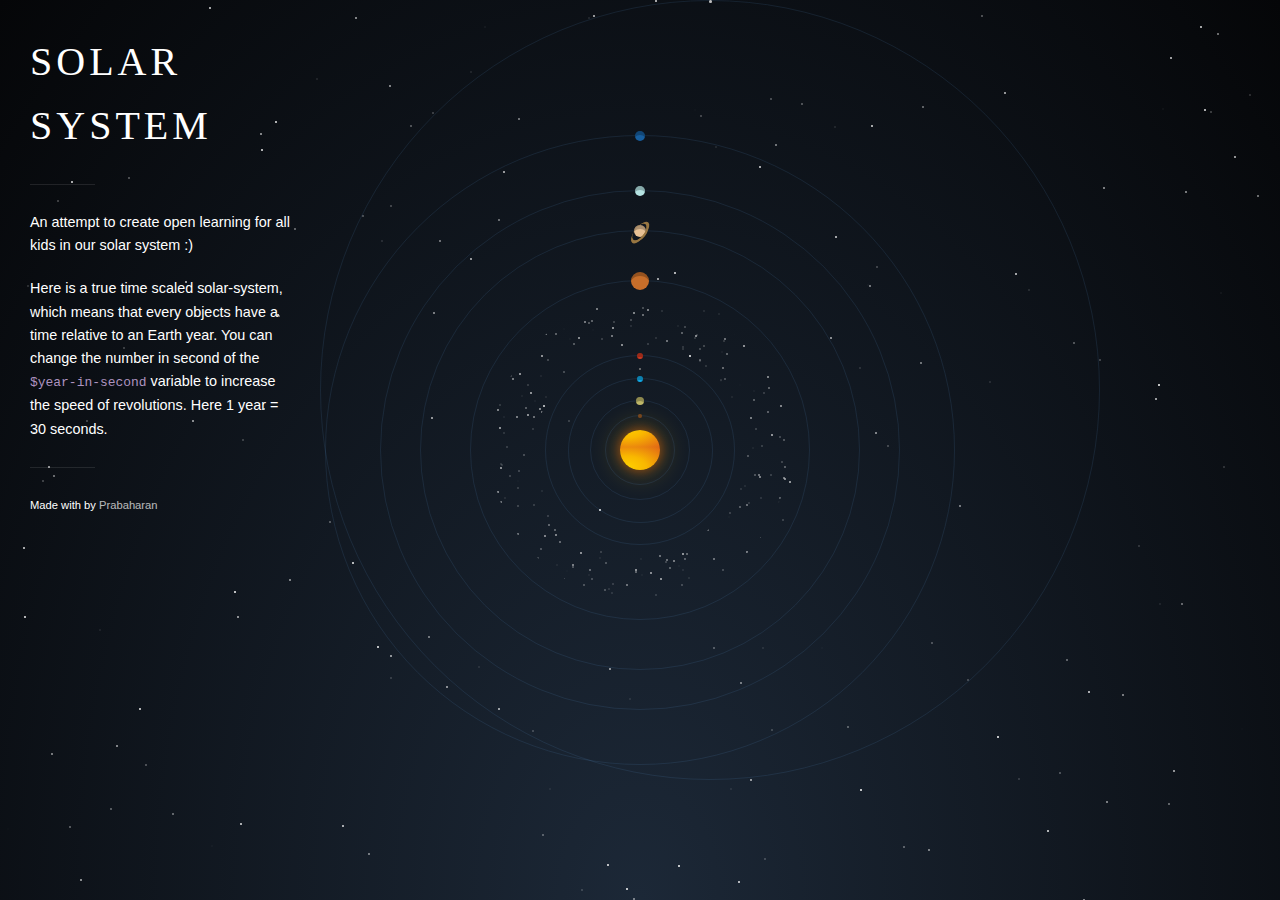
<file: science/2d-solar-system/page.html>
<!--
MIT License

Copyright (c) 2022 Prabaharan Jayabalan

Permission is hereby granted, free of charge, to any person obtaining a copy
of this software and associated documentation files (the "Software"), to deal
in the Software without restriction, including without limitation the rights
to use, copy, modify, merge, publish, distribute, sublicense, and/or sell
copies of the Software, and to permit persons to whom the Software is
furnished to do so, subject to the following conditions:

The above copyright notice and this permission notice shall be included in all
copies or substantial portions of the Software.

THE SOFTWARE IS PROVIDED "AS IS", WITHOUT WARRANTY OF ANY KIND, EXPRESS OR
IMPLIED, INCLUDING BUT NOT LIMITED TO THE WARRANTIES OF MERCHANTABILITY,
FITNESS FOR A PARTICULAR PURPOSE AND NONINFRINGEMENT. IN NO EVENT SHALL THE
AUTHORS OR COPYRIGHT HOLDERS BE LIABLE FOR ANY CLAIM, DAMAGES OR OTHER
LIABILITY, WHETHER IN AN ACTION OF CONTRACT, TORT OR OTHERWISE, ARISING FROM,
OUT OF OR IN CONNECTION WITH THE SOFTWARE OR THE USE OR OTHER DEALINGS IN THE
SOFTWARE.
-->
<!DOCTYPE html>
<!--[if lte IE 9]>
<html class="ie" lang="en">
<![endif]-->
<!--[if gt IE 9]><!-->
<html lang="en">
<!--<![endif]-->
<head>
<meta charset="UTF-8">
<title>Solar System animation</title>
<link rel="stylesheet" media="all" href="solar-system.css" />
</head>
<body>
<div class='description'>
  <h1>Solar System</h1>
  <hr>
  <p>
    An attempt to create open learning for all kids in our solar system :)
  </p>
  <p>
    Here is a true time scaled solar-system, which means that every objects have a time relative to an Earth year.
    You can change the number in second of the
    <br>
    <code>$year-in-second</code>
    variable to increase the speed of revolutions. Here 1 year = 30 seconds.
  </p>
  <p class='hide'>
    Note the css tricks for the Saturn rings (box-shadow) and reverse animation to compensate the orbit.
  </p>
  <hr>
  <p class='author'>
    Made with
    <i class='fa fa-heart'></i>
    by <a href="https://github.com/prabhupj" target="_blank">Prabaharan</a>
  </p>
</div>
<div class='solar-syst'>
  <div class='sun'></div>
  <div class='mercury'></div>
  <div class='venus'></div>
  <div class='earth'></div>
  <div class='mars'></div>
  <div class='jupiter'></div>
  <div class='saturn'></div>
  <div class='uranus'></div>
  <div class='neptune'></div>
  <div class='pluto'></div>
  <div class='asteroids-belt'></div>
</div>
</body>
</html>
</file>
<file: science/2d-solar-system/solar-system.css>
/*
MIT License

Copyright (c) 2022 Prabaharan Jayabalan

Permission is hereby granted, free of charge, to any person obtaining a copy
of this software and associated documentation files (the "Software"), to deal
in the Software without restriction, including without limitation the rights
to use, copy, modify, merge, publish, distribute, sublicense, and/or sell
copies of the Software, and to permit persons to whom the Software is
furnished to do so, subject to the following conditions:

The above copyright notice and this permission notice shall be included in all
copies or substantial portions of the Software.

THE SOFTWARE IS PROVIDED "AS IS", WITHOUT WARRANTY OF ANY KIND, EXPRESS OR
IMPLIED, INCLUDING BUT NOT LIMITED TO THE WARRANTIES OF MERCHANTABILITY,
FITNESS FOR A PARTICULAR PURPOSE AND NONINFRINGEMENT. IN NO EVENT SHALL THE
AUTHORS OR COPYRIGHT HOLDERS BE LIABLE FOR ANY CLAIM, DAMAGES OR OTHER
LIABILITY, WHETHER IN AN ACTION OF CONTRACT, TORT OR OTHERWISE, ARISING FROM,
OUT OF OR IN CONNECTION WITH THE SOFTWARE OR THE USE OR OTHER DEALINGS IN THE
SOFTWARE.

*/

/*
  Prabhu Jay - @prabhupj

  Solar System orbit animation true time scaled

  Revolution of planets in earth days (from Wikipedia)
  Mercury : ~87,5 days
  Venus : ~224,7 days
  Earth : ~365,2563 days
    + Moon : ~27,3216 days (around earth)
  Mars : ~687 days (~1,8 year)
  Jupiter : ~4 331 days (~12 years)
  Saturn : ~10 747 days (~30 years)
  Uranus : ~30 589 days (~84 years)
  Neptune : ~59 802 days (~165 years)
  Pluto : ~90 580 days (~248 years)
*/
*, *:before, *:after {
  padding: 0;
  margin: 0;
  box-sizing: border-box;
}

html, body {
  height: 100%;
  width: 100%;
}

body {
  font: normal 1em/1.45em "Helvetica Neue", Helvetica, Arial, sans-serif;
  -webkit-font-smoothing: antialiased;
  /*color: #fff;
  background: radial-gradient(ellipse at bottom, #1C2837 0%, #050608 100%);*/
  color: #fff;
  background: radial-gradient(ellipse at bottom, #1C2837 0%, #050608 100%);
  background-attachment: fixed;
}

h1 {
  font-weight: 300;
  font-size: 2.5em;
  text-transform: uppercase;
  font-family: Lato;
  line-height: 1.6em;
  letter-spacing: 0.1em;
}

a, a:visited {
  text-decoration: none;
  color: white;
  opacity: 0.7;
}
a:hover, a:visited:hover {
  opacity: 1;
}
a.icon, a:visited.icon {
  margin-right: 2px;
  padding: 3px;
}

.description {
  padding: 30px;
  position: absolute;
  top: 0;
  left: 0;
  width: 25%;
  z-index: 999;
}
.description p {
  font-size: 0.9em;
}
.description p + p {
  margin-top: 20px;
}
.description p.author {
  font-size: 0.7em;
}
.description p.author .fa-heart {
  color: #860014;
}

hr {
  margin: 26px 0;
  border: 0;
  border-top: 1px solid white;
  background: transparent;
  width: 25%;
  opacity: 0.1;
}

code {
  color: #ae94c0;
  font-family: Menlo, Monaco, Consolas, "Courier New", monospace;
  font-size: 0.9em;
}

.solar-syst {
  margin: 0 auto;
  width: 100%;
  height: 100%;
  position: relative;
}
.solar-syst:after {
  content: "";
  position: absolute;
  height: 2px;
  width: 2px;
  top: -2px;
  background: white;
  box-shadow: 275px 123px 0 0px rgba(255, 255, 255, 0.911) , 1499px 1330px 0 0px rgba(255,255,255, 0.892) , 272px 1000px 0 0px rgba(255,255,255, 0.322) , 503px 173px 0 0px rgba(255,255,255, 0.751) , 381px 242px 0 0px rgba(255,255,255, 0.147) , 1224px 1469px 0 0px rgba(255,255,255, 0.649) , 1539px 1192px 0 0px rgba(255,255,255, 0.771) , 574px 1346px 0 0px rgba(255,255,255, 0.162) , 1213px 1026px 0 0px rgba(255,255,255, 0.536) , 1029px 1049px 0 0px rgba(255,255,255, 0.301) , 1158px 386px 0 0px rgba(255,255,255, 1) , 236px 1743px 0 0px rgba(255,255,255, 0.955) , 86px 422px 0 0px rgba(255,255,255, 0.282) , 626px 890px 0 0px rgba(255,255,255, 0.968) , 289px 581px 0 0px rgba(255,255,255, 0.613) , 1145px 1496px 0 0px rgba(255,255,255, 0.667) , 1742px 195px 0 0px rgba(255,255,255, 0.87) , 526px 1412px 0 0px rgba(255,255,255, 0.079) , 167px 1456px 0 0px rgba(255,255,255, 0.919) , 1397px 1639px 0 0px rgba(255,255,255, 0.856) , 1173px 772px 0 0px rgba(255,255,255, 0.722) , 821px 649px 0 0px rgba(255,255,255, 0.027) , 1348px 1469px 0 0px rgba(255,255,255, 0.102) , 172px 815px 0 0px rgba(255,255,255, 0.464) , 750px 1021px 0 0px rgba(255,255,255, 0.316) , 1476px 1334px 0 0px rgba(255,255,255, 0.554) , 1793px 808px 0 0px rgba(255,255,255, 0.013) , 830px 339px 0 0px rgba(255,255,255, 0.672) , 1083px 901px 0 0px rgba(255,255,255, 0.647) , 1257px 197px 0 0px rgba(255,255,255, 0.535) , 1076px 1690px 0 0px rgba(255,255,255, 0.363) , 660px 1460px 0 0px rgba(255,255,255, 0.422) , 593px 17px 0 0px rgba(255,255,255, 0.753) , 563px 1525px 0 0px rgba(255,255,255, 0.086) , 214px 963px 0 0px rgba(255,255,255, 0.23) , 876px 268px 0 0px rgba(255,255,255, 0.262) , 1661px 1624px 0 0px rgba(255,255,255, 0.729) , 413px 1563px 0 0px rgba(255,255,255, 0.204) , 888px 939px 0 0px rgba(255,255,255, 0.648) , 658px 1765px 0 0px rgba(255,255,255, 0.605) , 959px 507px 0 0px rgba(255,255,255, 0.563) , 718px 315px 0 0px rgba(255,255,255, 0.092) , 1168px 805px 0 0px rgba(255,255,255, 0.45) , 1580px 280px 0 0px rgba(255,255,255, 0.794) , 24px 618px 0 0px rgba(255,255,255, 0.929) , 1350px 935px 0 0px rgba(255,255,255, 0.342) , 599px 511px 0 0px rgba(255,255,255, 0.961) , 1378px 27px 0 0px rgba(255,255,255, 0.253) , 1598px 555px 0 0px rgba(255,255,255, 0.606) , 642px 1369px 0 0px rgba(255,255,255, 0.016) , 1476px 1297px 0 0px rgba(255,255,255, 0.028) , 1070px 1325px 0 0px rgba(255,255,255, 0.824) , 1162px 110px 0 0px rgba(255,255,255, 0.042) , 1047px 832px 0 0px rgba(255,255,255, 0.902) , 439px 242px 0 0px rgba(255,255,255, 0.516) , 762px 1596px 0 0px rgba(255,255,255, 0.455) , 42px 482px 0 0px rgba(255,255,255, 0.283) , 787px 1348px 0 0px rgba(255,255,255, 0.328) , 467px 1112px 0 0px rgba(255,255,255, 0.843) , 871px 127px 0 0px rgba(255,255,255, 0.846) , 1181px 605px 0 0px rgba(255,255,255, 0.473) , 390px 657px 0 0px rgba(255,255,255, 0.71) , 1521px 318px 0 0px rgba(255,255,255, 0.068) , 1680px 987px 0 0px rgba(255,255,255, 0.54) , 838px 1216px 0 0px rgba(255,255,255, 0.534) , 260px 135px 0 0px rgba(255,255,255, 0.664) , 110px 810px 0 0px rgba(255,255,255, 0.391) , 209px 9px 0 0px rgba(255,255,255, 0.843) , 899px 1294px 0 0px rgba(255,255,255, 0.17) , 629px 700px 0 0px rgba(255,255,255, 0.109) , 303px 1416px 0 0px rgba(255,255,255, 0.439) , 1327px 361px 0 0px rgba(255,255,255, 0.295) , 1554px 811px 0 0px rgba(255,255,255, 0.581) , 657px 280px 0 0px rgba(255,255,255, 0.767) , 1639px 564px 0 0px rgba(255,255,255, 0.034) , 238px 1040px 0 0px rgba(255,255,255, 0.442) , 237px 618px 0 0px rgba(255,255,255, 0.711) , 434px 1153px 0 0px rgba(255,255,255, 0.552) , 1363px 1122px 0 0px rgba(255,255,255, 0.142) , 1600px 727px 0 0px rgba(255,255,255, 0.614) , 532px 732px 0 0px rgba(255,255,255, 0.248) , 185px 283px 0 0px rgba(255,255,255, 0.762) , 378px 1338px 0 0px rgba(255,255,255, 0.966) , 1538px 506px 0 0px rgba(255,255,255, 0.466) , 542px 836px 0 0px rgba(255,255,255, 0.376) , 1103px 189px 0 0px rgba(255,255,255, 0.613) , 1679px 1569px 0 0px rgba(255,255,255, 0.815) , 1415px 328px 0 0px rgba(255,255,255, 0.952) , 703px 312px 0 0px rgba(255,255,255, 0.11) , 1155px 1450px 0 0px rgba(255,255,255, 0.42) , 597px 1531px 0 0px rgba(255,255,255, 0.958) , 655px 2px 0 0px rgba(255,255,255, 0.846) , 642px 316px 0 0px rgba(255,255,255, 0.479) , 586px 1106px 0 0px rgba(255,255,255, 0.708) , 651px 1602px 0 0px rgba(255,255,255, 0.181) , 1398px 474px 0 0px rgba(255,255,255, 0.352) , 1778px 1102px 0 0px rgba(255,255,255, 0.153) , 859px 369px 0 0px rgba(255,255,255, 0.15) , 546px 921px 0 0px rgba(255,255,255, 0.002) , 1640px 1733px 0 0px rgba(255,255,255, 0.357) , 1059px 774px 0 0px rgba(255,255,255, 0.324) , 976px 1084px 0 0px rgba(255,255,255, 0.946) , 192px 1743px 0 0px rgba(255,255,255, 0.985) , 1615px 686px 0 0px rgba(255,255,255, 0.535) , 644px 933px 0 0px rgba(255,255,255, 0.686) , 296px 1666px 0 0px rgba(255,255,255, 0.472) , 1300px 631px 0 0px rgba(255,255,255, 0.018) , 1633px 1480px 0 0px rgba(255,255,255, 0.811) , 1648px 13px 0 0px rgba(255,255,255, 0.141) , 294px 230px 0 0px rgba(255,255,255, 0.451) , 575px 1278px 0 0px rgba(255,255,255, 0.085) , 1018px 780px 0 0px rgba(255,255,255, 0.188) , 950px 1322px 0 0px rgba(255,255,255, 0.969) , 630px 1064px 0 0px rgba(255,255,255, 0.481) , 540px 550px 0 0px rgba(255,255,255, 0.317) , 1644px 1053px 0 0px rgba(255,255,255, 0.525) , 142px 1300px 0 0px rgba(255,255,255, 0.023) , 390px 679px 0 0px rgba(255,255,255, 0.195) , 887px 447px 0 0px rgba(255,255,255, 0.28) , 1112px 1678px 0 0px rgba(255,255,255, 0.437) , 543px 407px 0 0px rgba(255,255,255, 0.859) , 443px 1752px 0 0px rgba(255,255,255, 0.692) , 192px 422px 0 0px rgba(255,255,255, 0.685) , 1284px 1101px 0 0px rgba(255,255,255, 0.12) , 1190px 1328px 0 0px rgba(255,255,255, 0.997) , 780px 1178px 0 0px rgba(255,255,255, 0.727) , 989px 383px 0 0px rgba(255,255,255, 0.139) , 1352px 612px 0 0px rgba(255,255,255, 0.838) , 146px 1390px 0 0px rgba(255,255,255, 0.31) , 938px 1040px 0 0px rgba(255,255,255, 0.506) , 54px 927px 0 0px rgba(255,255,255, 0.562) , 782px 521px 0 0px rgba(255,255,255, 0.223) , 410px 127px 0 0px rgba(255,255,255, 0.359) , 1353px 994px 0 0px rgba(255,255,255, 0.836) , 1589px 678px 0 0px rgba(255,255,255, 0.104) , 446px 688px 0 0px rgba(255,255,255, 0.671) , 48px 468px 0 0px rgba(255,255,255, 0.727) , 400px 993px 0 0px rgba(255,255,255, 0.195) , 278px 317px 0 0px rgba(255,255,255, 0.477) , 1375px 1205px 0 0px rgba(255,255,255, 0.383) , 389px 87px 0 0px rgba(255,255,255, 0.64) , 785px 1230px 0 0px rgba(255,255,255, 0.422) , 1765px 802px 0 0px rgba(255,255,255, 0.685) , 329px 523px 0 0px rgba(255,255,255, 0.362) , 1370px 594px 0 0px rgba(255,255,255, 0.999) , 947px 1374px 0 0px rgba(255,255,255, 0.434) , 796px 1084px 0 0px rgba(255,255,255, 0.596) , 779px 998px 0 0px rgba(255,255,255, 0.833) , 1400px 1416px 0 0px rgba(255,255,255, 0.416) , 740px 684px 0 0px rgba(255,255,255, 0.548) , 842px 1738px 0 0px rgba(255,255,255, 0.99) , 1694px 958px 0 0px rgba(255,255,255, 0.668) , 945px 1278px 0 0px rgba(255,255,255, 0.486) , 30px 1363px 0 0px rgba(255,255,255, 0.74) , 359px 1509px 0 0px rgba(255,255,255, 0.735) , 1066px 661px 0 0px rgba(255,255,255, 0.431) , 1509px 1719px 0 0px rgba(255,255,255, 0.96) , 201px 1760px 0 0px rgba(255,255,255, 0.208) , 835px 238px 0 0px rgba(255,255,255, 0.834) , 1238px 1143px 0 0px rgba(255,255,255, 0.067) , 1780px 310px 0 0px rgba(255,255,255, 0.225) , 1700px 1295px 0 0px rgba(255,255,255, 0.701) , 277px 316px 0 0px rgba(255,255,255, 0.965) , 975px 1074px 0 0px rgba(255,255,255, 0.426) , 362px 217px 0 0px rgba(255,255,255, 0.334) , 1441px 294px 0 0px rgba(255,255,255, 0.069) , 91px 981px 0 0px rgba(255,255,255, 0.408) , 1138px 547px 0 0px rgba(255,255,255, 0.19) , 378px 874px 0 0px rgba(255,255,255, 0.003) , 470px 260px 0 0px rgba(255,255,255, 0.739) , 1749px 1333px 0 0px rgba(255,255,255, 0.525) , 294px 1236px 0 0px rgba(255,255,255, 0.829) , 1375px 251px 0 0px rgba(255,255,255, 0.375) , 715px 148px 0 0px rgba(255,255,255, 0.115) , 1249px 96px 0 0px rgba(255,255,255, 0.192) , 775px 146px 0 0px rgba(255,255,255, 0.541) , 432px 114px 0 0px rgba(255,255,255, 0.251) , 115px 1558px 0 0px rgba(255,255,255, 0.41) , 723px 1479px 0 0px rgba(255,255,255, 0.352) , 72px 1277px 0 0px rgba(255,255,255, 0.318) , 1073px 344px 0 0px rgba(255,255,255, 0.37) , 1624px 699px 0 0px rgba(255,255,255, 0.544) , 4px 1021px 0 0px rgba(255,255,255, 0.264) , 216px 1758px 0 0px rgba(255,255,255, 0.573) , 438px 1695px 0 0px rgba(255,255,255, 0.757) , 128px 179px 0 0px rgba(255,255,255, 0.352) , 869px 287px 0 0px rgba(255,255,255, 0.549) , 1558px 1695px 0 0px rgba(255,255,255, 0.923) , 764px 860px 0 0px rgba(255,255,255, 0.247) , 1185px 193px 0 0px rgba(255,255,255, 0.602) , 681px 1645px 0 0px rgba(255,255,255, 0.175) , 931px 644px 0 0px rgba(255,255,255, 0.321) , 1147px 1466px 0 0px rgba(255,255,255, 0.085) , 518px 120px 0 0px rgba(255,255,255, 0.524) , 1529px 795px 0 0px rgba(255,255,255, 0.93) , 1266px 1334px 0 0px rgba(255,255,255, 0.692) , 1541px 1355px 0 0px rgba(255,255,255, 0.822) , 1004px 94px 0 0px rgba(255,255,255, 0.749) , 803px 1274px 0 0px rgba(255,255,255, 0.111) , 819px 1253px 0 0px rgba(255,255,255, 0.418) , 1349px 1480px 0 0px rgba(255,255,255, 0.619) , 1219px 1420px 0 0px rgba(255,255,255, 0.004) , 1499px 1361px 0 0px rgba(255,255,255, 0.994) , 105px 1071px 0 0px rgba(255,255,255, 0.26) , 484px 28px 0 0px rgba(255,255,255, 0.054) , 440px 1124px 0 0px rgba(255,255,255, 0.053) , 1703px 790px 0 0px rgba(255,255,255, 0.325) , 1735px 376px 0 0px rgba(255,255,255, 0.612) , 470px 73px 0 0px rgba(255,255,255, 0.11) , 1364px 468px 0 0px rgba(255,255,255, 0.114) , 1344px 719px 0 0px rgba(255,255,255, 0.852) , 1210px 113px 0 0px rgba(255,255,255, 0.266) , 1437px 182px 0 0px rgba(255,255,255, 0.985) , 764px 1706px 0 0px rgba(255,255,255, 0.808) , 1324px 243px 0 0px rgba(255,255,255, 0.99) , 1511px 149px 0 0px rgba(255,255,255, 1) , 332px 1423px 0 0px rgba(255,255,255, 0.978) , 495px 1600px 0 0px rgba(255,255,255, 0.503) , 1122px 696px 0 0px rgba(255,255,255, 0.582) , 41px 118px 0 0px rgba(255,255,255, 0.769) , 517px 489px 0 0px rgba(255,255,255, 0.192) , 518px 1626px 0 0px rgba(255,255,255, 0.119) , 526px 1711px 0 0px rgba(255,255,255, 0.029) , 1159px 1453px 0 0px rgba(255,255,255, 0.436) , 412px 1305px 0 0px rgba(255,255,255, 0.054) , 34px 1403px 0 0px rgba(255,255,255, 0.681) , 967px 681px 0 0px rgba(255,255,255, 0.279) , 1796px 440px 0 0px rgba(255,255,255, 0.872) , 801px 105px 0 0px rgba(255,255,255, 0.358) , 433px 314px 0 0px rgba(255,255,255, 0.586) , 1300px 81px 0 0px rgba(255,255,255, 0.356) , 867px 286px 0 0px rgba(255,255,255, 0.035) , 493px 1248px 0 0px rgba(255,255,255, 0.573) , 997px 738px 0 0px rgba(255,255,255, 0.991) , 694px 111px 0 0px rgba(255,255,255, 0.024) , 266px 1006px 0 0px rgba(255,255,255, 0.559) , 316px 80px 0 0px rgba(255,255,255, 0.11) , 568px 422px 0 0px rgba(255,255,255, 0.218) , 1049px 1346px 0 0px rgba(255,255,255, 0.817) , 4px 970px 0 0px rgba(255,255,255, 0.56) , 1734px 1425px 0 0px rgba(255,255,255, 0.379) , 1646px 760px 0 0px rgba(255,255,255, 0.524) , 234px 593px 0 0px rgba(255,255,255, 0.982) , 219px 1559px 0 0px rgba(255,255,255, 0.368) , 1031px 1770px 0 0px rgba(255,255,255, 0.195) , 1144px 1645px 0 0px rgba(255,255,255, 0.112) , 548px 526px 0 0px rgba(255,255,255, 0.425) , 713px 649px 0 0px rgba(255,255,255, 0.356) , 941px 913px 0 0px rgba(255,255,255, 0.224) , 700px 117px 0 0px rgba(255,255,255, 0.287) , 528px 961px 0 0px rgba(255,255,255, 0.336) , 1779px 368px 0 0px rgba(255,255,255, 0.662) , 294px 1489px 0 0px rgba(255,255,255, 0.464) , 1104px 1198px 0 0px rgba(255,255,255, 0.045) , 1544px 1696px 0 0px rgba(255,255,255, 0.104) , 1021px 1795px 0 0px rgba(255,255,255, 0.898) , 352px 564px 0 0px rgba(255,255,255, 0.931) , 348px 1345px 0 0px rgba(255,255,255, 0.282) , 7px 830px 0 0px rgba(255,255,255, 0.017) , 445px 1122px 0 0px rgba(255,255,255, 0.652) , 408px 1091px 0 0px rgba(255,255,255, 0.453) , 1241px 730px 0 0px rgba(255,255,255, 0.014) , 123px 349px 0 0px rgba(255,255,255, 0.262) , 1350px 702px 0 0px rgba(255,255,255, 0.976) , 678px 867px 0 0px rgba(255,255,255, 0.983) , 1045px 931px 0 0px rgba(255,255,255, 0.961) , 240px 825px 0 0px rgba(255,255,255, 0.866) , 288px 1626px 0 0px rgba(255,255,255, 0.868) , 588px 19px 0 0px rgba(255,255,255, 0.119) , 759px 168px 0 0px rgba(255,255,255, 0.845) , 596px 1575px 0 0px rgba(255,255,255, 0.393) , 890px 1217px 0 0px rgba(255,255,255, 0.286) , 108px 1457px 0 0px rgba(255,255,255, 0.128) , 471px 1710px 0 0px rgba(255,255,255, 0.844) , 607px 866px 0 0px rgba(255,255,255, 0.946) , 1535px 572px 0 0px rgba(255,255,255, 0.097) , 1139px 1480px 0 0px rgba(255,255,255, 0.073) , 250px 1536px 0 0px rgba(255,255,255, 0.633) , 304px 1492px 0 0px rgba(255,255,255, 0.692) , 428px 638px 0 0px rgba(255,255,255, 0.531) , 1220px 1278px 0 0px rgba(255,255,255, 0.325) , 69px 1160px 0 0px rgba(255,255,255, 0.68) , 1403px 443px 0 0px rgba(255,255,255, 0.028) , 1409px 646px 0 0px rgba(255,255,255, 0.316) , 189px 1754px 0 0px rgba(255,255,255, 0.19) , 1700px 910px 0 0px rgba(255,255,255, 0.369) , 1170px 59px 0 0px rgba(255,255,255, 0.813) , 392px 1561px 0 0px rgba(255,255,255, 0.588) , 496px 1110px 0 0px rgba(255,255,255, 0.057) , 1213px 1062px 0 0px rgba(255,255,255, 0.6) , 1637px 1316px 0 0px rgba(255,255,255, 0.349) , 898px 1149px 0 0px rgba(255,255,255, 0.885) , 34px 943px 0 0px rgba(255,255,255, 0.974) , 417px 1278px 0 0px rgba(255,255,255, 0.2) , 771px 436px 0 0px rgba(255,255,255, 0.702) , 1404px 157px 0 0px rgba(255,255,255, 0.659) , 1735px 1791px 0 0px rgba(255,255,255, 0.2) , 1312px 138px 0 0px rgba(255,255,255, 0.41) , 1247px 1307px 0 0px rgba(255,255,255, 0.204) , 1150px 1142px 0 0px rgba(255,255,255, 0.203) , 1442px 1376px 0 0px rgba(255,255,255, 0.507) , 1031px 998px 0 0px rgba(255,255,255, 0.879) , 1415px 482px 0 0px rgba(255,255,255, 0.647) , 1088px 693px 0 0px rgba(255,255,255, 0.866) , 358px 1571px 0 0px rgba(255,255,255, 0.261) , 460px 1696px 0 0px rgba(255,255,255, 0.987) , 1153px 1713px 0 0px rgba(255,255,255, 0.143) , 689px 357px 0 0px rgba(255,255,255, 0.968) , 581px 891px 0 0px rgba(255,255,255, 0.204) , 1356px 1792px 0 0px rgba(255,255,255, 0.024) , 450px 914px 0 0px rgba(255,255,255, 0.877) , 1612px 599px 0 0px rgba(255,255,255, 0.234) , 355px 913px 0 0px rgba(255,255,255, 0.591) , 197px 1099px 0 0px rgba(255,255,255, 0.474) , 834px 128px 0 0px rgba(255,255,255, 0.116) , 920px 364px 0 0px rgba(255,255,255, 0.531) , 1769px 4px 0 0px rgba(255,255,255, 0.418) , 1217px 35px 0 0px rgba(255,255,255, 0.536) , 743px 1584px 0 0px rgba(255,255,255, 0.621) , 1636px 642px 0 0px rgba(255,255,255, 0.66) , 1644px 486px 0 0px rgba(255,255,255, 0.404) , 263px 410px 0 0px rgba(255,255,255, 0.76) , 903px 848px 0 0px rgba(255,255,255, 0.412) , 684px 1195px 0 0px rgba(255,255,255, 0.439) , 29px 1089px 0 0px rgba(255,255,255, 0.294) , 881px 1483px 0 0px rgba(255,255,255, 0.774) , 80px 881px 0 0px rgba(255,255,255, 0.688) , 813px 1674px 0 0px rgba(255,255,255, 0.165) , 1028px 291px 0 0px rgba(255,255,255, 0.141) , 76px 1654px 0 0px rgba(255,255,255, 0.884) , 621px 1746px 0 0px rgba(255,255,255, 0.492) , 51px 755px 0 0px rgba(255,255,255, 0.575) , 169px 266px 0 0px rgba(255,255,255, 0.008) , 1638px 1303px 0 0px rgba(255,255,255, 0.112) , 815px 1578px 0 0px rgba(255,255,255, 0.264) , 1470px 1232px 0 0px rgba(255,255,255, 0.7) , 771px 731px 0 0px rgba(255,255,255, 0.24) , 1761px 62px 0 0px rgba(255,255,255, 0.17) , 779px 438px 0 0px rgba(255,255,255, 0.256) , 1675px 1183px 0 0px rgba(255,255,255, 0.474) , 1380px 219px 0 0px rgba(255,255,255, 0.999) , 1274px 1236px 0 0px rgba(255,255,255, 0.897) , 1619px 1485px 0 0px rgba(255,255,255, 0.222) , 1383px 1681px 0 0px rgba(255,255,255, 0.306) , 1624px 977px 0 0px rgba(255,255,255, 0.603) , 500px 469px 0 0px rgba(255,255,255, 0.664) , 564px 1439px 0 0px rgba(255,255,255, 0.202) , 30px 1551px 0 0px rgba(255,255,255, 0.269) , 1080px 918px 0 0px rgba(255,255,255, 0.418) , 1621px 425px 0 0px rgba(255,255,255, 0.382) , 498px 221px 0 0px rgba(255,255,255, 0.494) , 1220px 294px 0 0px rgba(255,255,255, 0.056) , 1210px 1748px 0 0px rgba(255,255,255, 0.917) , 1368px 703px 0 0px rgba(255,255,255, 0.336) , 362px 1539px 0 0px rgba(255,255,255, 0.235) , 23px 549px 0 0px rgba(255,255,255, 0.849) , 1307px 1465px 0 0px rgba(255,255,255, 0.096) , 1317px 1188px 0 0px rgba(255,255,255, 0.517) , 1145px 1130px 0 0px rgba(255,255,255, 0.333) , 1755px 1658px 0 0px rgba(255,255,255, 0.257) , 478px 668px 0 0px rgba(255,255,255, 0.114) , 1204px 111px 0 0px rgba(255,255,255, 0.893) , 1288px 857px 0 0px rgba(255,255,255, 0.517) , 458px 1094px 0 0px rgba(255,255,255, 0.936) , 1729px 716px 0 0px rgba(255,255,255, 0.977) , 724px 380px 0 0px rgba(255,255,255, 0.296) , 261px 151px 0 0px rgba(255,255,255, 0.908) , 589px 571px 0 0px rgba(255,255,255, 0.434) , 1420px 1506px 0 0px rgba(255,255,255, 0.611) , 1306px 1362px 0 0px rgba(255,255,255, 0.416) , 875px 434px 0 0px rgba(255,255,255, 0.619) , 1284px 65px 0 0px rgba(255,255,255, 0.499) , 1721px 1777px 0 0px rgba(255,255,255, 0.354) , 242px 441px 0 0px rgba(255,255,255, 0.251) , 1106px 803px 0 0px rgba(255,255,255, 0.593) , 1259px 1435px 0 0px rgba(255,255,255, 0.311) , 271px 1165px 0 0px rgba(255,255,255, 0.206) , 1480px 714px 0 0px rgba(255,255,255, 0.616) , 981px 925px 0 0px rgba(255,255,255, 0.901) , 1234px 158px 0 0px rgba(255,255,255, 0.756) , 1477px 945px 0 0px rgba(255,255,255, 0.516) , 33px 434px 0 0px rgba(255,255,255, 0.72) , 390px 207px 0 0px rgba(255,255,255, 0.277) , 750px 781px 0 0px rgba(255,255,255, 0.716) , 69px 828px 0 0px rgba(255,255,255, 0.396) , 645px 318px 0 0px rgba(255,255,255, 0.019) , 974px 1633px 0 0px rgba(255,255,255, 0.237) , 747px 457px 0 0px rgba(255,255,255, 0.326) , 345px 1353px 0 0px rgba(255,255,255, 0.32) , 349px 1306px 0 0px rgba(255,255,255, 0.954) , 949px 1427px 0 0px rgba(255,255,255, 0.879) , 241px 1005px 0 0px rgba(255,255,255, 0.962) , 1780px 278px 0 0px rgba(255,255,255, 0.623) , 1335px 1198px 0 0px rgba(255,255,255, 0.584) , 805px 1716px 0 0px rgba(255,255,255, 0.139) , 1475px 830px 0 0px rgba(255,255,255, 0.942) , 9px 1680px 0 0px rgba(255,255,255, 0.794) , 1162px 1742px 0 0px rgba(255,255,255, 0.662) , 53px 477px 0 0px rgba(255,255,255, 0.514) , 1166px 1205px 0 0px rgba(255,255,255, 0.877) , 1569px 1303px 0 0px rgba(255,255,255, 0.295) , 114px 1191px 0 0px rgba(255,255,255, 0.999) , 99px 631px 0 0px rgba(255,255,255, 0.092) , 139px 710px 0 0px rgba(255,255,255, 0.919) , 498px 710px 0 0px rgba(255,255,255, 0.773) , 700px 1034px 0 0px rgba(255,255,255, 0.543) , 860px 791px 0 0px rgba(255,255,255, 0.987) , 1621px 748px 0 0px rgba(255,255,255, 0.466) , 1678px 1190px 0 0px rgba(255,255,255, 0.529) , 1223px 468px 0 0px rgba(255,255,255, 0.195) , 1697px 307px 0 0px rgba(255,255,255, 0.496) , 351px 1612px 0 0px rgba(255,255,255, 0.367) , 1099px 361px 0 0px rgba(255,255,255, 0.279) , 1748px 1568px 0 0px rgba(255,255,255, 0.415) , 945px 1090px 0 0px rgba(255,255,255, 0.386) , 981px 17px 0 0px rgba(255,255,255, 0.361) , 1551px 321px 0 0px rgba(255,255,255, 0.195) , 706px 1293px 0 0px rgba(255,255,255, 0.368) , 252px 1502px 0 0px rgba(255,255,255, 0.617) , 521px 1535px 0 0px rgba(255,255,255, 0.13) , 154px 409px 0 0px rgba(255,255,255, 0.056) , 57px 202px 0 0px rgba(255,255,255, 0.281) , 1159px 605px 0 0px rgba(255,255,255, 0.103) , 1560px 389px 0 0px rgba(255,255,255, 0.427) , 71px 183px 0 0px rgba(255,255,255, 0.871) , 1646px 540px 0 0px rgba(255,255,255, 0.254) , 1305px 132px 0 0px rgba(255,255,255, 0.29) , 633px 900px 0 0px rgba(255,255,255, 0.556) , 431px 419px 0 0px rgba(255,255,255, 0.723) , 1650px 1325px 0 0px rgba(255,255,255, 0.399) , 145px 766px 0 0px rgba(255,255,255, 0.339) , 730px 790px 0 0px rgba(255,255,255, 0.102) , 1592px 850px 0 0px rgba(255,255,255, 0.15) , 1097px 1742px 0 0px rgba(255,255,255, 0.28) , 762px 649px 0 0px rgba(255,255,255, 0.111) , 868px 1690px 0 0px rgba(255,255,255, 0.898) , 1293px 1514px 0 0px rgba(255,255,255, 0.268) , 847px 728px 0 0px rgba(255,255,255, 0.39) , 210px 1531px 0 0px rgba(255,255,255, 0.402) , 1107px 1283px 0 0px rgba(255,255,255, 0.666) , 668px 1164px 0 0px rgba(255,255,255, 0.287) , 1531px 1358px 0 0px rgba(255,255,255, 0.839) , 342px 827px 0 0px rgba(255,255,255, 0.851) , 152px 1072px 0 0px rgba(255,255,255, 0.898) , 1791px 875px 0 0px rgba(255,255,255, 0.608) , 211px 847px 0 0px rgba(255,255,255, 0.037) , 922px 108px 0 0px rgba(255,255,255, 0.457) , 1725px 56px 0 0px rgba(255,255,255, 0.833) , 1200px 28px 0 0px rgba(255,255,255, 0.846) , 515px 376px 0 0px rgba(255,255,255, 0.022) , 684px 1199px 0 0px rgba(255,255,255, 0.046) , 149px 1162px 0 0px rgba(255,255,255, 0.879) , 377px 648px 0 0px rgba(255,255,255, 0.955) , 27px 287px 0 0px rgba(255,255,255, 0.191) , 355px 19px 0 0px rgba(255,255,255, 0.652) , 200px 1103px 0 0px rgba(255,255,255, 0.347) , 1774px 423px 0 0px rgba(255,255,255, 0.215) , 365px 1439px 0 0px rgba(255,255,255, 0.582) , 1335px 546px 0 0px rgba(255,255,255, 0.945) , 849px 1776px 0 0px rgba(255,255,255, 0.938) , 562px 1527px 0 0px rgba(255,255,255, 0.174) , 1450px 1578px 0 0px rgba(255,255,255, 0.308) , 1322px 552px 0 0px rgba(255,255,255, 0.001) , 674px 274px 0 0px rgba(255,255,255, 0.899) , 1123px 985px 0 0px rgba(255,255,255, 0.828) , 788px 1512px 0 0px rgba(255,255,255, 0.759) , 116px 747px 0 0px rgba(255,255,255, 0.638) , 368px 855px 0 0px rgba(255,255,255, 0.551) , 549px 790px 0 0px rgba(255,255,255, 0.086) , 548px 1304px 0 0px rgba(255,255,255, 0.618) , 183px 1304px 0 0px rgba(255,255,255, 0.479) , 837px 1274px 0 0px rgba(255,255,255, 0.154) , 1427px 1231px 0 0px rgba(255,255,255, 0.594) , 1088px 1411px 0 0px rgba(255,255,255, 0.205) , 1155px 400px 0 0px rgba(255,255,255, 0.789) , 1009px 1553px 0 0px rgba(255,255,255, 0.111) , 1673px 508px 0 0px rgba(255,255,255, 0.3) , 1019px 1205px 0 0px rgba(255,255,255, 0.293) , 675px 1026px 0 0px rgba(255,255,255, 0.404) , 1533px 1288px 0 0px rgba(255,255,255, 0.204) , 1486px 410px 0 0px rgba(255,255,255, 0.61) , 597px 1400px 0 0px rgba(255,255,255, 0.774) , 609px 670px 0 0px rgba(255,255,255, 0.676) , 1106px 1694px 0 0px rgba(255,255,255, 0.349) , 789px 483px 0 0px rgba(255,255,255, 0.717) , 1695px 422px 0 0px rgba(255,255,255, 0.417) , 1015px 275px 0 0px rgba(255,255,255, 0.828) , 928px 851px 0 0px rgba(255,255,255, 0.584) , 738px 883px 0 0px rgba(255,255,255, 0.899) , 1756px 842px 0 0px rgba(255,255,255, 0.116) , 770px 100px 0 0px rgba(255,255,255, 0.32) , 280px 928px 0 0px rgba(255,255,255, 0.945) , 781px 1347px 0 0px rgba(255,255,255, 0.499) , 812px 1241px 0 0px rgba(255,255,255, 0.035) , 570px 1086px 0 0px rgba(255,255,255, 0.306) , 973px 1155px 0 0px rgba(255,255,255, 0.704) , 663px 1352px 0 0px rgba(255,255,255, 0.247) , 1333px 18px 0 0px rgba(255,255,255, 0.453) , 229px 1504px 0 0px rgba(255,255,255, 0.473) , 1623px 326px 0 0px rgba(255,255,255, 0.356);
  border-radius: 100px;
}
.solar-syst div {
  border-radius: 1000px;
  top: 50%;
  left: 50%;
  position: absolute;
  z-index: 999;
}
.solar-syst div:not(.sun) {
  border: 1px solid rgba(102, 166, 229, 0.12);
}
.solar-syst div:not(.sun):before {
  left: 50%;
  border-radius: 100px;
  content: "";
  position: absolute;
}
.solar-syst div:not(.asteroids-belt):before {
  box-shadow: inset 0 6px 0 -2px rgba(0, 0, 0, 0.25);
}

.sun {
  background: radial-gradient(ellipse at center, #ffd000 1%, #f9b700 39%, #f9b700 39%, #e06317 100%);
  height: 40px;
  width: 40px;
  margin-top: -20px;
  margin-left: -20px;
  background-clip: padding-box;
  border: 0 !important;
  background-position: -28px -103px;
  background-size: 175%;
  box-shadow: 0 0 10px 2px rgba(255, 107, 0, 0.4), 0 0 22px 11px rgba(255, 203, 0, 0.13);
}

.mercury {
  height: 70px;
  width: 70px;
  margin-top: -35px;
  margin-left: -35px;
  -webkit-animation: orb 7.1867343561s linear infinite;
          animation: orb 7.1867343561s linear infinite;
}
.mercury:before {
  height: 4px;
  width: 4px;
  background: #9f5e26;
  margin-top: -2px;
  margin-left: -2px;
}

.venus {
  height: 100px;
  width: 100px;
  margin-top: -50px;
  margin-left: -50px;
  -webkit-animation: orb 18.4555338265s linear infinite;
          animation: orb 18.4555338265s linear infinite;
}
.venus:before {
  height: 8px;
  width: 8px;
  background: #BEB768;
  margin-top: -4px;
  margin-left: -4px;
}

.earth {
  height: 145px;
  width: 145px;
  margin-top: -72.5px;
  margin-left: -72.5px;
  -webkit-animation: orb 30s linear infinite;
          animation: orb 30s linear infinite;
}
.earth:before {
  height: 6px;
  width: 6px;
  background: #11abe9;
  margin-top: -3px;
  margin-left: -3px;
}
.earth:after {
  position: absolute;
  content: "";
  height: 18px;
  width: 18px;
  left: 50%;
  top: 0px;
  margin-left: -9px;
  margin-top: -9px;
  border-radius: 100px;
  box-shadow: 0 -10px 0 -8px grey;
  -webkit-animation: orb 2.2440352158s linear infinite;
          animation: orb 2.2440352158s linear infinite;
}

.mars {
  height: 190px;
  width: 190px;
  margin-top: -95px;
  margin-left: -95px;
  -webkit-animation: orb 56.4261314589s linear infinite;
          animation: orb 56.4261314589s linear infinite;
}
.mars:before {
  height: 6px;
  width: 6px;
  background: #cf3921;
  margin-top: -3px;
  margin-left: -3px;
}

.jupiter {
  height: 340px;
  width: 340px;
  margin-top: -170px;
  margin-left: -170px;
  -webkit-animation: orb 355.7228171013s linear infinite;
          animation: orb 355.7228171013s linear infinite;
}
.jupiter:before {
  height: 18px;
  width: 18px;
  background: #c76e2a;
  margin-top: -9px;
  margin-left: -9px;
}

.saturn {
  height: 440px;
  width: 440px;
  margin-top: -220px;
  margin-left: -220px;
  -webkit-animation: orb 882.6952471456s linear infinite;
          animation: orb 882.6952471456s linear infinite;
}
.saturn:before {
  height: 12px;
  width: 12px;
  background: #e7c194;
  margin-top: -6px;
  margin-left: -6px;
}
.saturn:after {
  position: absolute;
  content: "";
  height: 2.34%;
  width: 4.676%;
  left: 50%;
  top: 0px;
  transform: rotateZ(-52deg);
  margin-left: -2.3%;
  margin-top: -1.2%;
  border-radius: 50% 50% 50% 50%;
  box-shadow: 0 1px 0 1px #987641, 3px 1px 0 #987641, -3px 1px 0 #987641;
  -webkit-animation: orb 882.6952471456s linear infinite;
          animation: orb 882.6952471456s linear infinite;
  animation-direction: reverse;
  transform-origin: 52% 60%;
}

.uranus {
  height: 520px;
  width: 520px;
  margin-top: -260px;
  margin-left: -260px;
  -webkit-animation: orb 2512.4001967933s linear infinite;
          animation: orb 2512.4001967933s linear infinite;
}
.uranus:before {
  height: 10px;
  width: 10px;
  background: #b5e3e3;
  margin-top: -5px;
  margin-left: -5px;
}

.neptune {
  height: 630px;
  width: 630px;
  margin-top: -315px;
  margin-left: -315px;
  -webkit-animation: orb 4911.7838624549s linear infinite;
          animation: orb 4911.7838624549s linear infinite;
}
.neptune:before {
  height: 10px;
  width: 10px;
  background: #175e9e;
  margin-top: -5px;
  margin-left: -5px;
}

.asteroids-belt {
  opacity: 0.7;
  border-color: transparent !important;
  height: 300px;
  width: 300px;
  margin-top: -150px;
  margin-left: -150px;
  -webkit-animation: orb 179.9558282773s linear infinite;
          animation: orb 179.9558282773s linear infinite;
  overflow: hidden;
}
.asteroids-belt:before {
  top: 50%;
  height: 210px;
  width: 210px;
  margin-left: -105px;
  margin-top: -105px;
  background: transparent;
  border-radius: 140px !important;
  box-shadow: -50px -40px 0 -104px rgba(255, 255, 255, 0.278) , 137px -114px 0 -104px rgba(255,255,255, 0.49) , 49px 128px 0 -104px rgba(255,255,255, 0.16) , 8px -106px 0 -104px rgba(255,255,255, 0.292) , -144px 131px 0 -104px rgba(255,255,255, 0.954) , 64px -104px 0 -104px rgba(255,255,255, 0.372) , -73px -28px 0 -104px rgba(255,255,255, 0.845) , 66px -80px 0 -104px rgba(255,255,255, 0.599) , -40px 108px 0 -104px rgba(255,255,255, 0.112) , 138px -87px 0 -104px rgba(255,255,255, 0.697) , 95px 144px 0 -104px rgba(255,255,255, 0.242) , 19px -27px 0 -104px rgba(255,255,255, 0.285) , 20px 61px 0 -104px rgba(255,255,255, 0.172) , -66px -106px 0 -104px rgba(255,255,255, 0.527) , 30px 118px 0 -104px rgba(255,255,255, 0.558) , -83px 135px 0 -104px rgba(255,255,255, 0.014) , 144px 28px 0 -104px rgba(255,255,255, 0.782) , 77px -50px 0 -104px rgba(255,255,255, 0.576) , -9px -124px 0 -104px rgba(255,255,255, 0.184) , 75px 143px 0 -104px rgba(255,255,255, 0.848) , -118px -54px 0 -104px rgba(255,255,255, 0.093) , 128px -73px 0 -104px rgba(255,255,255, 0.866) , -47px -120px 0 -104px rgba(255,255,255, 0.031) , 115px 25px 0 -104px rgba(255,255,255, 0.453) , -74px -11px 0 -104px rgba(255,255,255, 0.81) , -129px -74px 0 -104px rgba(255,255,255, 0.318) , 87px -96px 0 -104px rgba(255,255,255, 0.602) , 16px -112px 0 -104px rgba(255,255,255, 0.206) , 89px 67px 0 -104px rgba(255,255,255, 0.039) , 109px 53px 0 -104px rgba(255,255,255, 0.233) , -82px -9px 0 -104px rgba(255,255,255, 0.701) , 114px -50px 0 -104px rgba(255,255,255, 0.54) , 42px -117px 0 -104px rgba(255,255,255, 0.577) , -142px -40px 0 -104px rgba(255,255,255, 0.852) , -10px -14px 0 -104px rgba(255,255,255, 0.761) , -70px -111px 0 -104px rgba(255,255,255, 0.049) , 129px -62px 0 -104px rgba(255,255,255, 0.585) , 20px 106px 0 -104px rgba(255,255,255, 0.696) , -69px -49px 0 -104px rgba(255,255,255, 0.866) , 126px 105px 0 -104px rgba(255,255,255, 0.436) , 34px 54px 0 -104px rgba(255,255,255, 0.563) , 82px -98px 0 -104px rgba(255,255,255, 0.076) , 125px 143px 0 -104px rgba(255,255,255, 0.939) , 104px -104px 0 -104px rgba(255,255,255, 0.983) , -56px 135px 0 -104px rgba(255,255,255, 0.445) , 73px 32px 0 -104px rgba(255,255,255, 0.185) , 112px 107px 0 -104px rgba(255,255,255, 0.823) , -122px 31px 0 -104px rgba(255,255,255, 0.031) , 45px -123px 0 -104px rgba(255,255,255, 0.369) , 141px 131px 0 -104px rgba(255,255,255, 0.734) , -74px 40px 0 -104px rgba(255,255,255, 0.863) , 143px 64px 0 -104px rgba(255,255,255, 0.059) , -48px -129px 0 -104px rgba(255,255,255, 0.6) , -28px -114px 0 -104px rgba(255,255,255, 0.773) , 56px -114px 0 -104px rgba(255,255,255, 0.92) , 145px -64px 0 -104px rgba(255,255,255, 0.465) , -122px 84px 0 -104px rgba(255,255,255, 0.67) , -55px -128px 0 -104px rgba(255,255,255, 0.775) , 55px -112px 0 -104px rgba(255,255,255, 0.255) , -8px 28px 0 -104px rgba(255,255,255, 0.455) , 141px 113px 0 -104px rgba(255,255,255, 0.84) , -109px -57px 0 -104px rgba(255,255,255, 0.987) , -61px -28px 0 -104px rgba(255,255,255, 0.533) , -83px 115px 0 -104px rgba(255,255,255, 0.109) , 65px 67px 0 -104px rgba(255,255,255, 0.894) , -123px -33px 0 -104px rgba(255,255,255, 0.81) , -114px -133px 0 -104px rgba(255,255,255, 0.709) , -30px -77px 0 -104px rgba(255,255,255, 0.814) , 121px 48px 0 -104px rgba(255,255,255, 0.206) , 9px 73px 0 -104px rgba(255,255,255, 0.375) , -94px 119px 0 -104px rgba(255,255,255, 0.747) , -140px 79px 0 -104px rgba(255,255,255, 0.124) , -68px 21px 0 -104px rgba(255,255,255, 0.317) , 21px 129px 0 -104px rgba(255,255,255, 0.986) , -76px -78px 0 -104px rgba(255,255,255, 0.413) , -76px -121px 0 -104px rgba(255,255,255, 0.035) , -64px -80px 0 -104px rgba(255,255,255, 0.146) , -88px 14px 0 -104px rgba(255,255,255, 0.192) , -98px 41px 0 -104px rgba(255,255,255, 0.141) , -73px -60px 0 -104px rgba(255,255,255, 0.659) , -51px -127px 0 -104px rgba(255,255,255, 0.501) , 62px 5px 0 -104px rgba(255,255,255, 0.796) , -139px 52px 0 -104px rgba(255,255,255, 0.704) , -11px 33px 0 -104px rgba(255,255,255, 0.646) , -80px 92px 0 -104px rgba(255,255,255, 0.628) , -20px -27px 0 -104px rgba(255,255,255, 0.804) , 137px -130px 0 -104px rgba(255,255,255, 0.324) , 11px 123px 0 -104px rgba(255,255,255, 0.926) , 139px 52px 0 -104px rgba(255,255,255, 0.084) , -29px -28px 0 -104px rgba(255,255,255, 0.413) , 143px 56px 0 -104px rgba(255,255,255, 0.644) , -92px 66px 0 -104px rgba(255,255,255, 0.289) , -121px 21px 0 -104px rgba(255,255,255, 0.353) , -92px -90px 0 -104px rgba(255,255,255, 0.37) , 43px -103px 0 -104px rgba(255,255,255, 0.248) , 60px -72px 0 -104px rgba(255,255,255, 0.008) , 58px 28px 0 -104px rgba(255,255,255, 0.262) , 105px 36px 0 -104px rgba(255,255,255, 0.14) , -59px 103px 0 -104px rgba(255,255,255, 0.966) , 136px 120px 0 -104px rgba(255,255,255, 0.345) , -43px -141px 0 -104px rgba(255,255,255, 0.798) , 47px 104px 0 -104px rgba(255,255,255, 0.604) , 119px 25px 0 -104px rgba(255,255,255, 0.724) , -136px -33px 0 -104px rgba(255,255,255, 0.103) , -35px 140px 0 -104px rgba(255,255,255, 0.443) , 38px -73px 0 -104px rgba(255,255,255, 0.403) , -112px -35px 0 -104px rgba(255,255,255, 0.964) , -65px 37px 0 -104px rgba(255,255,255, 0.801) , -138px -61px 0 -104px rgba(255,255,255, 0.951) , 140px -82px 0 -104px rgba(255,255,255, 0.366) , 15px 72px 0 -104px rgba(255,255,255, 0.76) , 116px -21px 0 -104px rgba(255,255,255, 0.312) , -13px 39px 0 -104px rgba(255,255,255, 0.955) , -53px -36px 0 -104px rgba(255,255,255, 0.151) , -68px 40px 0 -104px rgba(255,255,255, 0.162) , 36px 47px 0 -104px rgba(255,255,255, 0.997) , 78px -26px 0 -104px rgba(255,255,255, 0.317) , -131px -75px 0 -104px rgba(255,255,255, 0.516) , -114px -42px 0 -104px rgba(255,255,255, 0.529) , 111px -32px 0 -104px rgba(255,255,255, 0.823) , -6px -55px 0 -104px rgba(255,255,255, 0.296) , -68px 145px 0 -104px rgba(255,255,255, 0.874) , -98px -94px 0 -104px rgba(255,255,255, 0.991) , 13px -44px 0 -104px rgba(255,255,255, 0.582) , 47px 78px 0 -104px rgba(255,255,255, 0.271) , 45px 109px 0 -104px rgba(255,255,255, 0.554) , -63px -67px 0 -104px rgba(255,255,255, 0.529) , -3px 86px 0 -104px rgba(255,255,255, 0.528) , -80px -49px 0 -104px rgba(255,255,255, 0.137) , 142px 12px 0 -104px rgba(255,255,255, 0.343) , 36px -17px 0 -104px rgba(255,255,255, 0.842) , -57px -34px 0 -104px rgba(255,255,255, 0.394) , 92px 132px 0 -104px rgba(255,255,255, 0.979) , -94px -53px 0 -104px rgba(255,255,255, 0.134) , 3px -142px 0 -104px rgba(255,255,255, 0.425) , -29px -94px 0 -104px rgba(255,255,255, 0.417) , 81px -70px 0 -104px rgba(255,255,255, 0.211) , -51px 39px 0 -104px rgba(255,255,255, 0.643) , 120px 27px 0 -104px rgba(255,255,255, 0.827) , 85px 48px 0 -104px rgba(255,255,255, 0.316) , 123px -103px 0 -104px rgba(255,255,255, 0.336) , -51px 125px 0 -104px rgba(255,255,255, 0.095) , -127px -143px 0 -104px rgba(255,255,255, 0.817) , 62px 59px 0 -104px rgba(255,255,255, 0.232) , 104px -133px 0 -104px rgba(255,255,255, 0.272) , 81px 28px 0 -104px rgba(255,255,255, 0.421) , 68px -46px 0 -104px rgba(255,255,255, 0.4) , 85px -111px 0 -104px rgba(255,255,255, 0.726) , -112px -65px 0 -104px rgba(255,255,255, 0.275) , -94px 24px 0 -104px rgba(255,255,255, 0.64) , 135px 111px 0 -104px rgba(255,255,255, 0.52) , -11px 99px 0 -104px rgba(255,255,255, 0.477) , -26px -68px 0 -104px rgba(255,255,255, 0.348) , -142px 42px 0 -104px rgba(255,255,255, 0.884) , 60px -101px 0 -104px rgba(255,255,255, 0.382) , -140px -131px 0 -104px rgba(255,255,255, 0.464) , 14px -56px 0 -104px rgba(255,255,255, 0.289) , 118px -135px 0 -104px rgba(255,255,255, 0.838) , 84px 142px 0 -104px rgba(255,255,255, 0.454) , 2px 125px 0 -104px rgba(255,255,255, 0.075) , -73px 121px 0 -104px rgba(255,255,255, 0.034) , 27px -109px 0 -104px rgba(255,255,255, 0.731) , -38px -111px 0 -104px rgba(255,255,255, 0.297) , 77px 16px 0 -104px rgba(255,255,255, 0.943) , -28px 66px 0 -104px rgba(255,255,255, 0.315) , -50px -69px 0 -104px rgba(255,255,255, 0.748) , 77px 63px 0 -104px rgba(255,255,255, 0.262) , 134px 76px 0 -104px rgba(255,255,255, 0.357) , 41px -34px 0 -104px rgba(255,255,255, 0.317) , -77px -139px 0 -104px rgba(255,255,255, 0.176) , 53px -53px 0 -104px rgba(255,255,255, 0.888) , 86px 16px 0 -104px rgba(255,255,255, 0.697) , -5px 133px 0 -104px rgba(255,255,255, 0.002) , 111px 101px 0 -104px rgba(255,255,255, 0.275) , -13px 18px 0 -104px rgba(255,255,255, 0.177) , 141px -44px 0 -104px rgba(255,255,255, 0.889) , 43px 104px 0 -104px rgba(255,255,255, 0.99) , -6px -137px 0 -104px rgba(255,255,255, 0.874) , -64px -79px 0 -104px rgba(255,255,255, 0.166) , -98px -38px 0 -104px rgba(255,255,255, 0.702) , 39px -47px 0 -104px rgba(255,255,255, 0.287) , 82px -31px 0 -104px rgba(255,255,255, 0.263) , -108px -119px 0 -104px rgba(255,255,255, 0.697) , 42px 135px 0 -104px rgba(255,255,255, 0.374) , 129px -106px 0 -104px rgba(255,255,255, 0.019) , -70px -70px 0 -104px rgba(255,255,255, 0.914) , -32px 16px 0 -104px rgba(255,255,255, 0.639) , -73px 28px 0 -104px rgba(255,255,255, 0.512) , 144px 117px 0 -104px rgba(255,255,255, 0.993) , -95px 86px 0 -104px rgba(255,255,255, 0.866) , -98px -128px 0 -104px rgba(255,255,255, 0.226) , 7px -99px 0 -104px rgba(255,255,255, 0.119) , 40px -5px 0 -104px rgba(255,255,255, 0.551) , 87px -33px 0 -104px rgba(255,255,255, 0.919) , 83px 120px 0 -104px rgba(255,255,255, 0.372) , 55px -14px 0 -104px rgba(255,255,255, 0.527) , -2px -27px 0 -104px rgba(255,255,255, 0.174) , -76px 145px 0 -104px rgba(255,255,255, 0.96) , -77px -55px 0 -104px rgba(255,255,255, 0.631) , 120px 93px 0 -104px rgba(255,255,255, 0.052) , -9px -130px 0 -104px rgba(255,255,255, 0.398) , -90px 145px 0 -104px rgba(255,255,255, 0.959) , -141px -104px 0 -104px rgba(255,255,255, 0.04) , -31px 139px 0 -104px rgba(255,255,255, 0.198) , -61px -112px 0 -104px rgba(255,255,255, 0.912) , 1px 109px 0 -104px rgba(255,255,255, 0.103) , -4px 122px 0 -104px rgba(255,255,255, 0.582) , -9px -56px 0 -104px rgba(255,255,255, 0.609) , -130px 26px 0 -104px rgba(255,255,255, 0.326) , -4px -99px 0 -104px rgba(255,255,255, 0.034) , 6px -57px 0 -104px rgba(255,255,255, 0.507) , -6px 61px 0 -104px rgba(255,255,255, 0.341) , -58px -48px 0 -104px rgba(255,255,255, 0.962) , -48px 129px 0 -104px rgba(255,255,255, 0.399) , -118px -113px 0 -104px rgba(255,255,255, 0.835) , -59px -69px 0 -104px rgba(255,255,255, 0.234) , 38px -124px 0 -104px rgba(255,255,255, 0.106) , 90px 63px 0 -104px rgba(255,255,255, 0.304) , 72px -69px 0 -104px rgba(255,255,255, 0.66) , -48px 80px 0 -104px rgba(255,255,255, 0.094) , -129px 95px 0 -104px rgba(255,255,255, 0.45) , 135px 99px 0 -104px rgba(255,255,255, 0.736) , 29px -22px 0 -104px rgba(255,255,255, 0.154) , -26px -128px 0 -104px rgba(255,255,255, 0.339) , -66px 137px 0 -104px rgba(255,255,255, 0.016) , -2px 73px 0 -104px rgba(255,255,255, 0.226) , -19px -88px 0 -104px rgba(255,255,255, 0.064) , -63px -14px 0 -104px rgba(255,255,255, 0.126) , -18px 92px 0 -104px rgba(255,255,255, 0.4) , -119px -2px 0 -104px rgba(255,255,255, 0.008) , -85px 80px 0 -104px rgba(255,255,255, 0.562) , -27px -122px 0 -104px rgba(255,255,255, 0.962) , 22px -139px 0 -104px rgba(255,255,255, 0.197) , 26px -76px 0 -104px rgba(255,255,255, 0.618) , -142px 99px 0 -104px rgba(255,255,255, 0.048) , -135px 48px 0 -104px rgba(255,255,255, 0.154) , 100px 57px 0 -104px rgba(255,255,255, 0.518) , 116px 127px 0 -104px rgba(255,255,255, 0.151) , -5px -98px 0 -104px rgba(255,255,255, 0.592) , -13px 47px 0 -104px rgba(255,255,255, 0.015) , -127px -129px 0 -104px rgba(255,255,255, 0.858) , -133px -3px 0 -104px rgba(255,255,255, 0.286) , 74px 109px 0 -104px rgba(255,255,255, 0.688) , -107px -21px 0 -104px rgba(255,255,255, 0.25) , 5px -28px 0 -104px rgba(255,255,255, 0.385) , 39px 116px 0 -104px rgba(255,255,255, 0.068) , 120px -124px 0 -104px rgba(255,255,255, 0.909) , 131px 25px 0 -104px rgba(255,255,255, 0.294) , 52px -8px 0 -104px rgba(255,255,255, 0.585) , -94px -116px 0 -104px rgba(255,255,255, 0.805) , 19px -63px 0 -104px rgba(255,255,255, 0.33) , 122px -4px 0 -104px rgba(255,255,255, 0.293) , -20px 9px 0 -104px rgba(255,255,255, 0.362) , 56px -19px 0 -104px rgba(255,255,255, 0.854) , -28px 143px 0 -104px rgba(255,255,255, 0.204) , -35px 58px 0 -104px rgba(255,255,255, 0.307) , 43px -101px 0 -104px rgba(255,255,255, 0.24) , 144px -10px 0 -104px rgba(255,255,255, 0.473) , 83px -82px 0 -104px rgba(255,255,255, 0.657) , -99px -74px 0 -104px rgba(255,255,255, 0.111) , 121px 88px 0 -104px rgba(255,255,255, 0.9) , 71px 61px 0 -104px rgba(255,255,255, 0.705) , -136px -17px 0 -104px rgba(255,255,255, 0.223) , 35px 27px 0 -104px rgba(255,255,255, 0.884) , -86px 134px 0 -104px rgba(255,255,255, 0.516) , -92px 21px 0 -104px rgba(255,255,255, 0.798) , -79px -40px 0 -104px rgba(255,255,255, 0.942) , -4px -86px 0 -104px rgba(255,255,255, 0.01) , -58px 57px 0 -104px rgba(255,255,255, 0.726) , 27px 110px 0 -104px rgba(255,255,255, 0.667) , -120px -76px 0 -104px rgba(255,255,255, 0.985) , 100px -65px 0 -104px rgba(255,255,255, 0.029) , -30px 8px 0 -104px rgba(255,255,255, 0.088) , 65px -74px 0 -104px rgba(255,255,255, 0.789) , 114px -59px 0 -104px rgba(255,255,255, 0.068) , 101px 39px 0 -104px rgba(255,255,255, 0.199) , 130px -133px 0 -104px rgba(255,255,255, 0.47) , -30px -35px 0 -104px rgba(255,255,255, 0.854) , -122px 56px 0 -104px rgba(255,255,255, 0.339) , 87px 138px 0 -104px rgba(255,255,255, 0.421) , 32px 14px 0 -104px rgba(255,255,255, 0.941) , -76px 129px 0 -104px rgba(255,255,255, 0.872) , 26px 74px 0 -104px rgba(255,255,255, 0.362) , 140px 48px 0 -104px rgba(255,255,255, 0.547) , 113px -106px 0 -104px rgba(255,255,255, 0.19) , 77px 19px 0 -104px rgba(255,255,255, 0.494) , 73px -61px 0 -104px rgba(255,255,255, 0.374) , 50px -7px 0 -104px rgba(255,255,255, 0.595) , -142px 53px 0 -104px rgba(255,255,255, 0.906) , 81px -69px 0 -104px rgba(255,255,255, 0.042) , -102px 108px 0 -104px rgba(255,255,255, 0.358) , -84px -116px 0 -104px rgba(255,255,255, 0.586) , 92px -53px 0 -104px rgba(255,255,255, 0.116) , -92px 45px 0 -104px rgba(255,255,255, 0.848) , 120px -144px 0 -104px rgba(255,255,255, 0.718) , 13px 19px 0 -104px rgba(255,255,255, 0.749) , 99px -120px 0 -104px rgba(255,255,255, 0.274) , 43px 74px 0 -104px rgba(255,255,255, 0.315) , -139px 14px 0 -104px rgba(255,255,255, 0.221) , -8px 80px 0 -104px rgba(255,255,255, 0.795) , -140px 127px 0 -104px rgba(255,255,255, 0.196) , -27px 134px 0 -104px rgba(255,255,255, 0.271) , 63px -71px 0 -104px rgba(255,255,255, 0.084) , -61px 56px 0 -104px rgba(255,255,255, 0.658) , -101px -19px 0 -104px rgba(255,255,255, 0.15) , -4px 120px 0 -104px rgba(255,255,255, 0.964) , 144px 42px 0 -104px rgba(255,255,255, 0.509) , -63px 41px 0 -104px rgba(255,255,255, 0.946) , -106px -33px 0 -104px rgba(255,255,255, 0.702) , -140px -22px 0 -104px rgba(255,255,255, 0.985) , 68px 6px 0 -104px rgba(255,255,255, 0.498) , 60px -89px 0 -104px rgba(255,255,255, 0.232) , 5px -68px 0 -104px rgba(255,255,255, 0.118) , 8px -140px 0 -104px rgba(255,255,255, 0.832) , -13px 135px 0 -104px rgba(255,255,255, 0.699) , 81px -133px 0 -104px rgba(255,255,255, 0.803) , -33px 37px 0 -104px rgba(255,255,255, 0.466) , 57px -115px 0 -104px rgba(255,255,255, 0.259) , 42px 1px 0 -104px rgba(255,255,255, 0.622) , -135px 132px 0 -104px rgba(255,255,255, 0.118) , -97px -143px 0 -104px rgba(255,255,255, 0.361) , -34px -91px 0 -104px rgba(255,255,255, 0.873) , -100px -41px 0 -104px rgba(255,255,255, 0.872) , 55px 61px 0 -104px rgba(255,255,255, 0.873) , 0px 36px 0 -104px rgba(255,255,255, 0.352) , -34px 113px 0 -104px rgba(255,255,255, 0.45) , 124px -57px 0 -104px rgba(255,255,255, 0.288) , -67px 117px 0 -104px rgba(255,255,255, 0.444) , 113px -2px 0 -104px rgba(255,255,255, 0.098) , 17px 22px 0 -104px rgba(255,255,255, 0.373) , -37px -81px 0 -104px rgba(255,255,255, 0.659) , 128px -38px 0 -104px rgba(255,255,255, 0.577) , -95px -28px 0 -104px rgba(255,255,255, 0.213) , 33px -28px 0 -104px rgba(255,255,255, 0.531) , 107px 102px 0 -104px rgba(255,255,255, 0.802) , -13px -83px 0 -104px rgba(255,255,255, 0.656) , 60px -90px 0 -104px rgba(255,255,255, 0.497) , -105px -49px 0 -104px rgba(255,255,255, 0.076) , 145px 29px 0 -104px rgba(255,255,255, 0.906) , -18px -105px 0 -104px rgba(255,255,255, 0.944) , -29px -81px 0 -104px rgba(255,255,255, 0.688) , 5px -47px 0 -104px rgba(255,255,255, 0.127) , 96px -31px 0 -104px rgba(255,255,255, 0.202) , 55px -3px 0 -104px rgba(255,255,255, 0.048) , -67px 115px 0 -104px rgba(255,255,255, 0.813) , -84px 85px 0 -104px rgba(255,255,255, 0.853) , 68px 80px 0 -104px rgba(255,255,255, 0.613) , -143px 108px 0 -104px rgba(255,255,255, 0.275) , 118px 121px 0 -104px rgba(255,255,255, 0.833) , 3px -88px 0 -104px rgba(255,255,255, 0.076) , -56px -35px 0 -104px rgba(255,255,255, 0.001) , -127px -71px 0 -104px rgba(255,255,255, 0.784) , -68px 29px 0 -104px rgba(255,255,255, 0.169) , 26px 112px 0 -104px rgba(255,255,255, 0.335) , -138px 15px 0 -104px rgba(255,255,255, 0.24) , 75px 67px 0 -104px rgba(255,255,255, 0.316) , 43px 120px 0 -104px rgba(255,255,255, 0.149) , -124px -98px 0 -104px rgba(255,255,255, 0.674) , -116px 5px 0 -104px rgba(255,255,255, 0.408) , 76px 7px 0 -104px rgba(255,255,255, 0.56) , -90px -37px 0 -104px rgba(255,255,255, 0.434) , -144px -138px 0 -104px rgba(255,255,255, 0.395) , 16px 145px 0 -104px rgba(255,255,255, 0.259) , 34px 28px 0 -104px rgba(255,255,255, 0.365) , 84px -109px 0 -104px rgba(255,255,255, 0.266) , -143px 140px 0 -104px rgba(255,255,255, 0.364) , 71px 52px 0 -104px rgba(255,255,255, 0.984) , -49px -21px 0 -104px rgba(255,255,255, 0.31) , 115px -137px 0 -104px rgba(255,255,255, 0.673) , 107px 55px 0 -104px rgba(255,255,255, 0.667) , 142px 99px 0 -104px rgba(255,255,255, 0.494) , 145px 17px 0 -104px rgba(255,255,255, 0.562) , -39px 102px 0 -104px rgba(255,255,255, 0.289) , -23px 67px 0 -104px rgba(255,255,255, 0.364) , 59px 71px 0 -104px rgba(255,255,255, 0.63) , 66px -84px 0 -104px rgba(255,255,255, 0.239) , 5px -89px 0 -104px rgba(255,255,255, 0.986) , 58px 13px 0 -104px rgba(255,255,255, 0.377) , 95px -116px 0 -104px rgba(255,255,255, 0.07) , 34px 111px 0 -104px rgba(255,255,255, 0.771) , -106px 55px 0 -104px rgba(255,255,255, 0.276) , -119px -119px 0 -104px rgba(255,255,255, 0.243) , -29px 39px 0 -104px rgba(255,255,255, 0.536) , 53px -6px 0 -104px rgba(255,255,255, 0.599) , -26px 59px 0 -104px rgba(255,255,255, 0.666) , -140px -45px 0 -104px rgba(255,255,255, 0.25) , 113px -129px 0 -104px rgba(255,255,255, 0.161) , -18px -13px 0 -104px rgba(255,255,255, 0.032) , 27px -27px 0 -104px rgba(255,255,255, 0.142) , 96px -20px 0 -104px rgba(255,255,255, 0.239);
}

.pluto {
  height: 780px;
  width: 780px;
  margin-top: -450px;
  margin-left: -320px;
  -webkit-animation: orb 7439.7074054575s linear infinite;
          animation: orb 7439.7074054575s linear infinite;
}
.pluto:before {
  height: 3px;
  width: 3px;
  background: #fff;
  margin-top: -1.5px;
  margin-left: -1.5px;
}

.hide {
  display: none;
}

.links {
  margin-top: 5px !important;
  font-size: 1em !important;
}

@-webkit-keyframes orb {
  from {
    transform: rotate(0deg);
  }
  to {
    transform: rotate(-360deg);
  }
}

@keyframes orb {
  from {
    transform: rotate(0deg);
  }
  to {
    transform: rotate(-360deg);
  }
}
</file>
